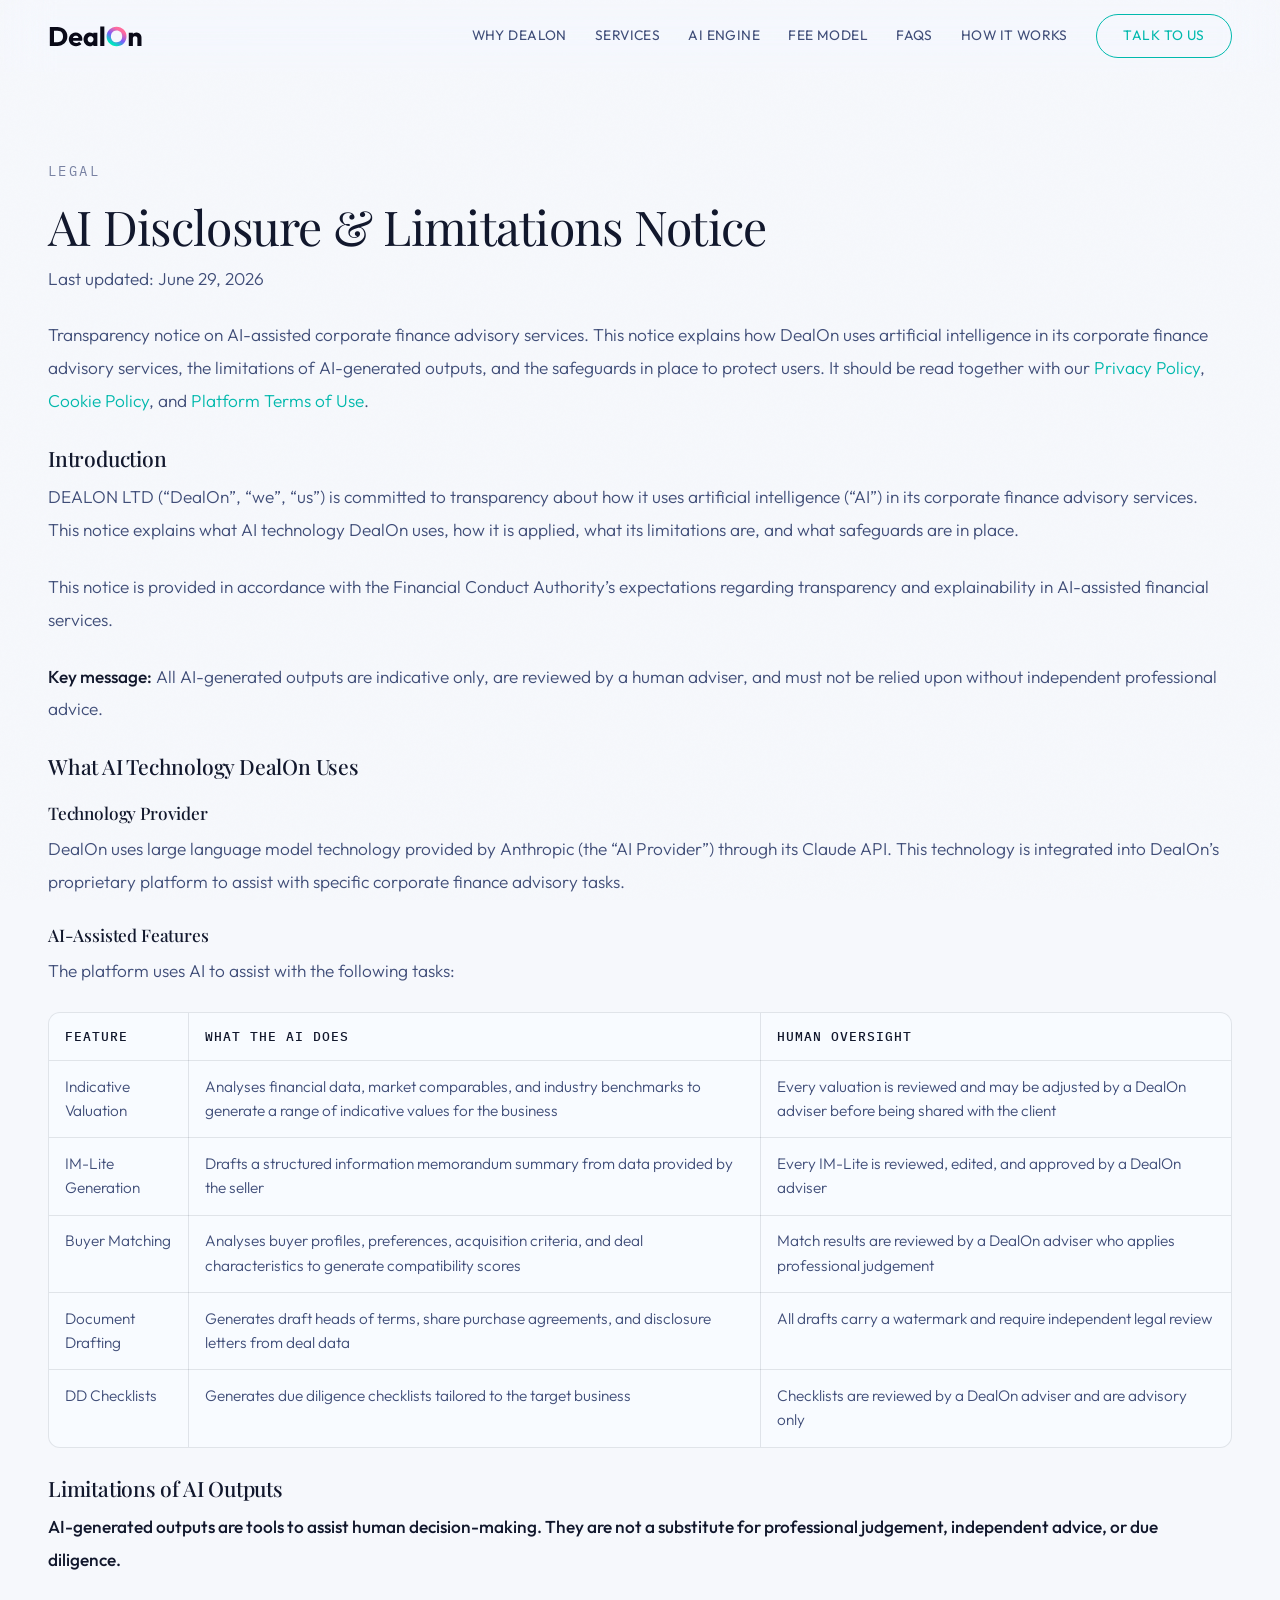
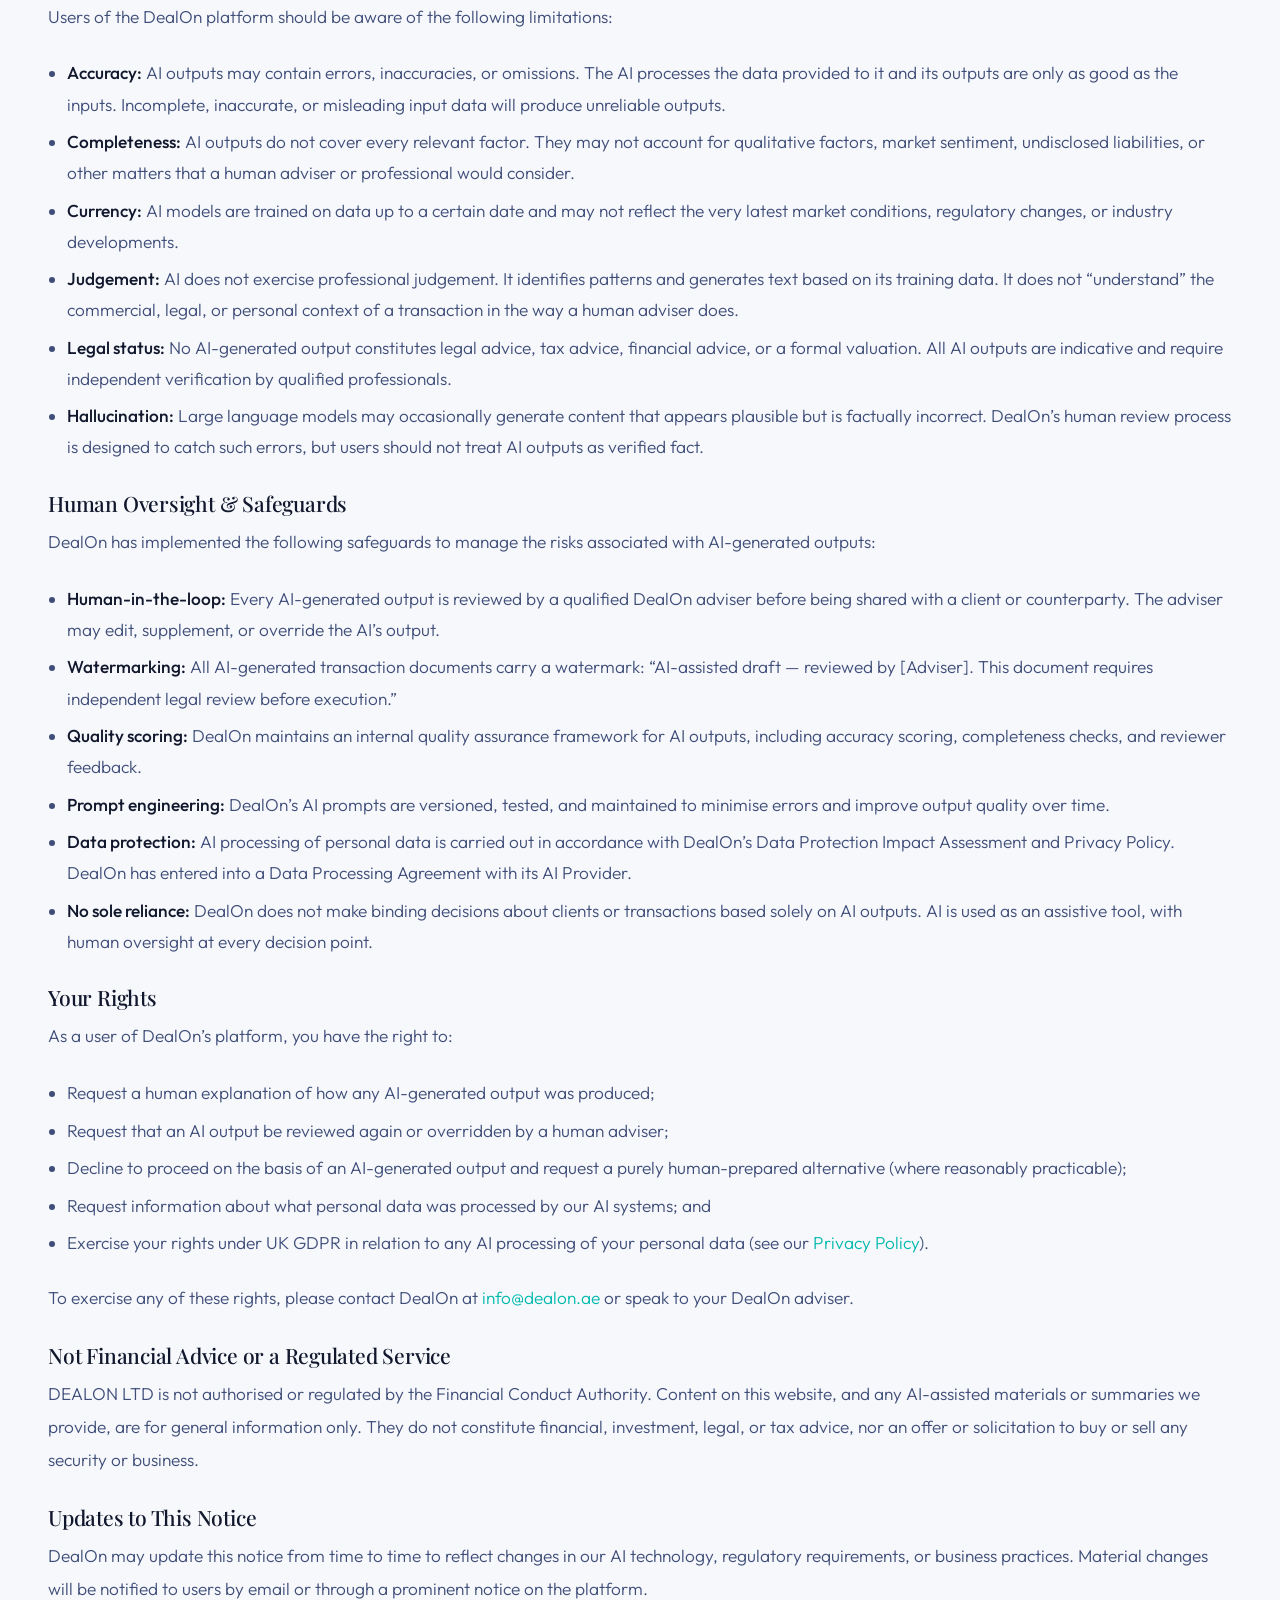
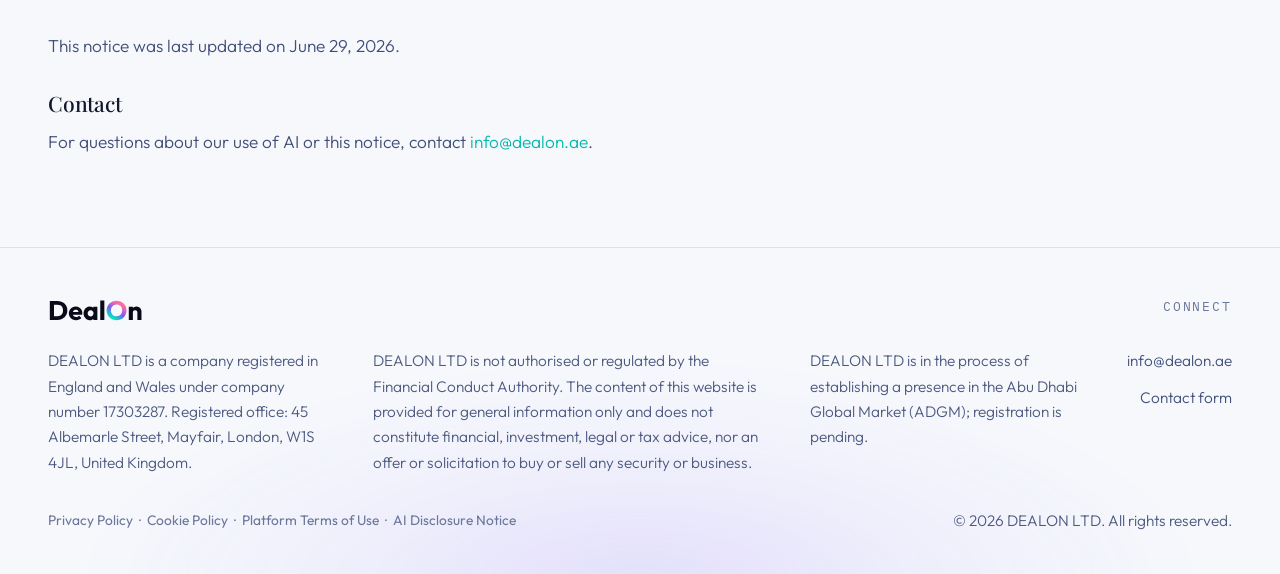
<file: ai-disclosure.html>
<!DOCTYPE html>
<html lang="en">
<head>
  <meta charset="UTF-8">
  <meta name="viewport" content="width=device-width, initial-scale=1.0">
  <meta name="theme-color" media="(prefers-color-scheme: dark)" content="#060610">
  <meta name="theme-color" media="(prefers-color-scheme: light)" content="#f6f8fc">
  <title>AI Disclosure Notice | DealOn</title>
  <link rel="preconnect" href="https://fonts.googleapis.com">
  <link rel="preconnect" href="https://fonts.gstatic.com" crossorigin>
  <link href="https://fonts.googleapis.com/css2?family=Playfair+Display:ital,wght@0,400;0,500;0,600;1,400;1,500&family=Outfit:wght@200;300;400;500;600&family=IBM+Plex+Mono:wght@300;400;500&display=swap" rel="stylesheet">
  <link rel="stylesheet" href="header.css">
  <link rel="stylesheet" href="site-tokens.css">
  <link rel="stylesheet" href="legal-page.css">
  <link rel="stylesheet" href="footer.css">
</head>
<body>
  <div id="siteHeaderMount"></div>
  <div class="wrap">
    <article class="container">
      <div class="eyebrow">Legal</div>
      <h1>AI Disclosure &amp; Limitations Notice</h1>
      <p class="updated">Last updated: June 29, 2026</p>

      <p>Transparency notice on AI-assisted corporate finance advisory services. This notice explains how DealOn uses artificial intelligence in its corporate finance advisory services, the limitations of AI-generated outputs, and the safeguards in place to protect users. It should be read together with our <a href="privacy.html">Privacy Policy</a>, <a href="cookie-policy.html">Cookie Policy</a>, and <a href="terms.html">Platform Terms of Use</a>.</p>

      <h2>Introduction</h2>
      <p>DEALON LTD (&ldquo;DealOn&rdquo;, &ldquo;we&rdquo;, &ldquo;us&rdquo;) is committed to transparency about how it uses artificial intelligence (&ldquo;AI&rdquo;) in its corporate finance advisory services. This notice explains what AI technology DealOn uses, how it is applied, what its limitations are, and what safeguards are in place.</p>
      <p>This notice is provided in accordance with the Financial Conduct Authority&rsquo;s expectations regarding transparency and explainability in AI-assisted financial services.</p>
      <p><strong>Key message:</strong> All AI-generated outputs are indicative only, are reviewed by a human adviser, and must not be relied upon without independent professional advice.</p>

      <h2>What AI Technology DealOn Uses</h2>
      <h3>Technology Provider</h3>
      <p>DealOn uses large language model technology provided by Anthropic (the &ldquo;AI Provider&rdquo;) through its Claude API. This technology is integrated into DealOn&rsquo;s proprietary platform to assist with specific corporate finance advisory tasks.</p>

      <h3>AI-Assisted Features</h3>
      <p>The platform uses AI to assist with the following tasks:</p>
      <div class="legal-table-wrap">
        <table>
          <thead>
            <tr>
              <th>Feature</th>
              <th>What the AI Does</th>
              <th>Human Oversight</th>
            </tr>
          </thead>
          <tbody>
            <tr>
              <td>Indicative Valuation</td>
              <td>Analyses financial data, market comparables, and industry benchmarks to generate a range of indicative values for the business</td>
              <td>Every valuation is reviewed and may be adjusted by a DealOn adviser before being shared with the client</td>
            </tr>
            <tr>
              <td>IM-Lite Generation</td>
              <td>Drafts a structured information memorandum summary from data provided by the seller</td>
              <td>Every IM-Lite is reviewed, edited, and approved by a DealOn adviser</td>
            </tr>
            <tr>
              <td>Buyer Matching</td>
              <td>Analyses buyer profiles, preferences, acquisition criteria, and deal characteristics to generate compatibility scores</td>
              <td>Match results are reviewed by a DealOn adviser who applies professional judgement</td>
            </tr>
            <tr>
              <td>Document Drafting</td>
              <td>Generates draft heads of terms, share purchase agreements, and disclosure letters from deal data</td>
              <td>All drafts carry a watermark and require independent legal review</td>
            </tr>
            <tr>
              <td>DD Checklists</td>
              <td>Generates due diligence checklists tailored to the target business</td>
              <td>Checklists are reviewed by a DealOn adviser and are advisory only</td>
            </tr>
          </tbody>
        </table>
      </div>

      <h2>Limitations of AI Outputs</h2>
      <p><strong>AI-generated outputs are tools to assist human decision-making. They are not a substitute for professional judgement, independent advice, or due diligence.</strong></p>
      <p>Users of the DealOn platform should be aware of the following limitations:</p>
      <ul>
        <li><strong>Accuracy:</strong> AI outputs may contain errors, inaccuracies, or omissions. The AI processes the data provided to it and its outputs are only as good as the inputs. Incomplete, inaccurate, or misleading input data will produce unreliable outputs.</li>
        <li><strong>Completeness:</strong> AI outputs do not cover every relevant factor. They may not account for qualitative factors, market sentiment, undisclosed liabilities, or other matters that a human adviser or professional would consider.</li>
        <li><strong>Currency:</strong> AI models are trained on data up to a certain date and may not reflect the very latest market conditions, regulatory changes, or industry developments.</li>
        <li><strong>Judgement:</strong> AI does not exercise professional judgement. It identifies patterns and generates text based on its training data. It does not &ldquo;understand&rdquo; the commercial, legal, or personal context of a transaction in the way a human adviser does.</li>
        <li><strong>Legal status:</strong> No AI-generated output constitutes legal advice, tax advice, financial advice, or a formal valuation. All AI outputs are indicative and require independent verification by qualified professionals.</li>
        <li><strong>Hallucination:</strong> Large language models may occasionally generate content that appears plausible but is factually incorrect. DealOn&rsquo;s human review process is designed to catch such errors, but users should not treat AI outputs as verified fact.</li>
      </ul>

      <h2>Human Oversight &amp; Safeguards</h2>
      <p>DealOn has implemented the following safeguards to manage the risks associated with AI-generated outputs:</p>
      <ul>
        <li><strong>Human-in-the-loop:</strong> Every AI-generated output is reviewed by a qualified DealOn adviser before being shared with a client or counterparty. The adviser may edit, supplement, or override the AI&rsquo;s output.</li>
        <li><strong>Watermarking:</strong> All AI-generated transaction documents carry a watermark: &ldquo;AI-assisted draft &mdash; reviewed by [Adviser]. This document requires independent legal review before execution.&rdquo;</li>
        <li><strong>Quality scoring:</strong> DealOn maintains an internal quality assurance framework for AI outputs, including accuracy scoring, completeness checks, and reviewer feedback.</li>
        <li><strong>Prompt engineering:</strong> DealOn&rsquo;s AI prompts are versioned, tested, and maintained to minimise errors and improve output quality over time.</li>
        <li><strong>Data protection:</strong> AI processing of personal data is carried out in accordance with DealOn&rsquo;s Data Protection Impact Assessment and Privacy Policy. DealOn has entered into a Data Processing Agreement with its AI Provider.</li>
        <li><strong>No sole reliance:</strong> DealOn does not make binding decisions about clients or transactions based solely on AI outputs. AI is used as an assistive tool, with human oversight at every decision point.</li>
      </ul>

      <h2>Your Rights</h2>
      <p>As a user of DealOn&rsquo;s platform, you have the right to:</p>
      <ul>
        <li>Request a human explanation of how any AI-generated output was produced;</li>
        <li>Request that an AI output be reviewed again or overridden by a human adviser;</li>
        <li>Decline to proceed on the basis of an AI-generated output and request a purely human-prepared alternative (where reasonably practicable);</li>
        <li>Request information about what personal data was processed by our AI systems; and</li>
        <li>Exercise your rights under UK GDPR in relation to any AI processing of your personal data (see our <a href="privacy.html">Privacy Policy</a>).</li>
      </ul>
      <p>To exercise any of these rights, please contact DealOn at <a href="mailto:info@dealon.ae">info@dealon.ae</a> or speak to your DealOn adviser.</p>

      <h2>Not Financial Advice or a Regulated Service</h2>
      <p>DEALON LTD is not authorised or regulated by the Financial Conduct Authority. Content on this website, and any AI-assisted materials or summaries we provide, are for general information only. They do not constitute financial, investment, legal, or tax advice, nor an offer or solicitation to buy or sell any security or business.</p>

      <h2>Updates to This Notice</h2>
      <p>DealOn may update this notice from time to time to reflect changes in our AI technology, regulatory requirements, or business practices. Material changes will be notified to users by email or through a prominent notice on the platform.</p>
      <p>This notice was last updated on June 29, 2026.</p>

      <h2>Contact</h2>
      <p>For questions about our use of AI or this notice, contact <a href="mailto:info@dealon.ae">info@dealon.ae</a>.</p>
    </article>
  </div>

  <footer class="footer">
    <div class="footer-legal-block">
      <div class="footer-body">
        <a href="index.html" class="nav-logo footer-logo">
          <picture>
            <source media="(prefers-color-scheme: dark)" srcset="DealOn%20logo-dark.svg">
            <img src="DealOn%20logo.svg" alt="DealOn" class="nav-logo-img">
          </picture>
        </a>
        <div class="footer-col footer-col--contact">
          <div class="footer-col-title">Connect</div>
          <div class="footer-links">
            <a href="mailto:info@dealon.ae">info@dealon.ae</a>
            <a href="index.html#seller-contact">Contact form</a>
          </div>
        </div>
        <div class="footer-copy">
          <p class="footer-reg">DEALON LTD is a company registered in England and Wales under company number 17303287. Registered office: 45 Albemarle Street, Mayfair, London, W1S 4JL, United Kingdom.</p>
          <p class="footer-reg">DEALON LTD is not authorised or regulated by the Financial Conduct Authority. The content of this website is provided for general information only and does not constitute financial, investment, legal or tax advice, nor an offer or solicitation to buy or sell any security or business.</p>
          <p class="footer-reg">DEALON LTD is in the process of establishing a presence in the Abu Dhabi Global Market (ADGM); registration is pending.</p>
        </div>
      </div>
      <div class="footer-meta">
        <p class="footer-legal">
          <a href="privacy.html">Privacy Policy</a> &nbsp;·&nbsp;
          <a href="cookie-policy.html">Cookie Policy</a> &nbsp;·&nbsp;
          <a href="terms.html">Platform Terms of Use</a> &nbsp;·&nbsp;
          <a href="ai-disclosure.html">AI Disclosure Notice</a>
        </p>
        <p class="footer-reg footer-copyright">© 2026 DEALON LTD. All rights reserved.</p>
      </div>
    </div>
  </footer>

  <script src="header.js"></script>
</body>
</html>
</file>
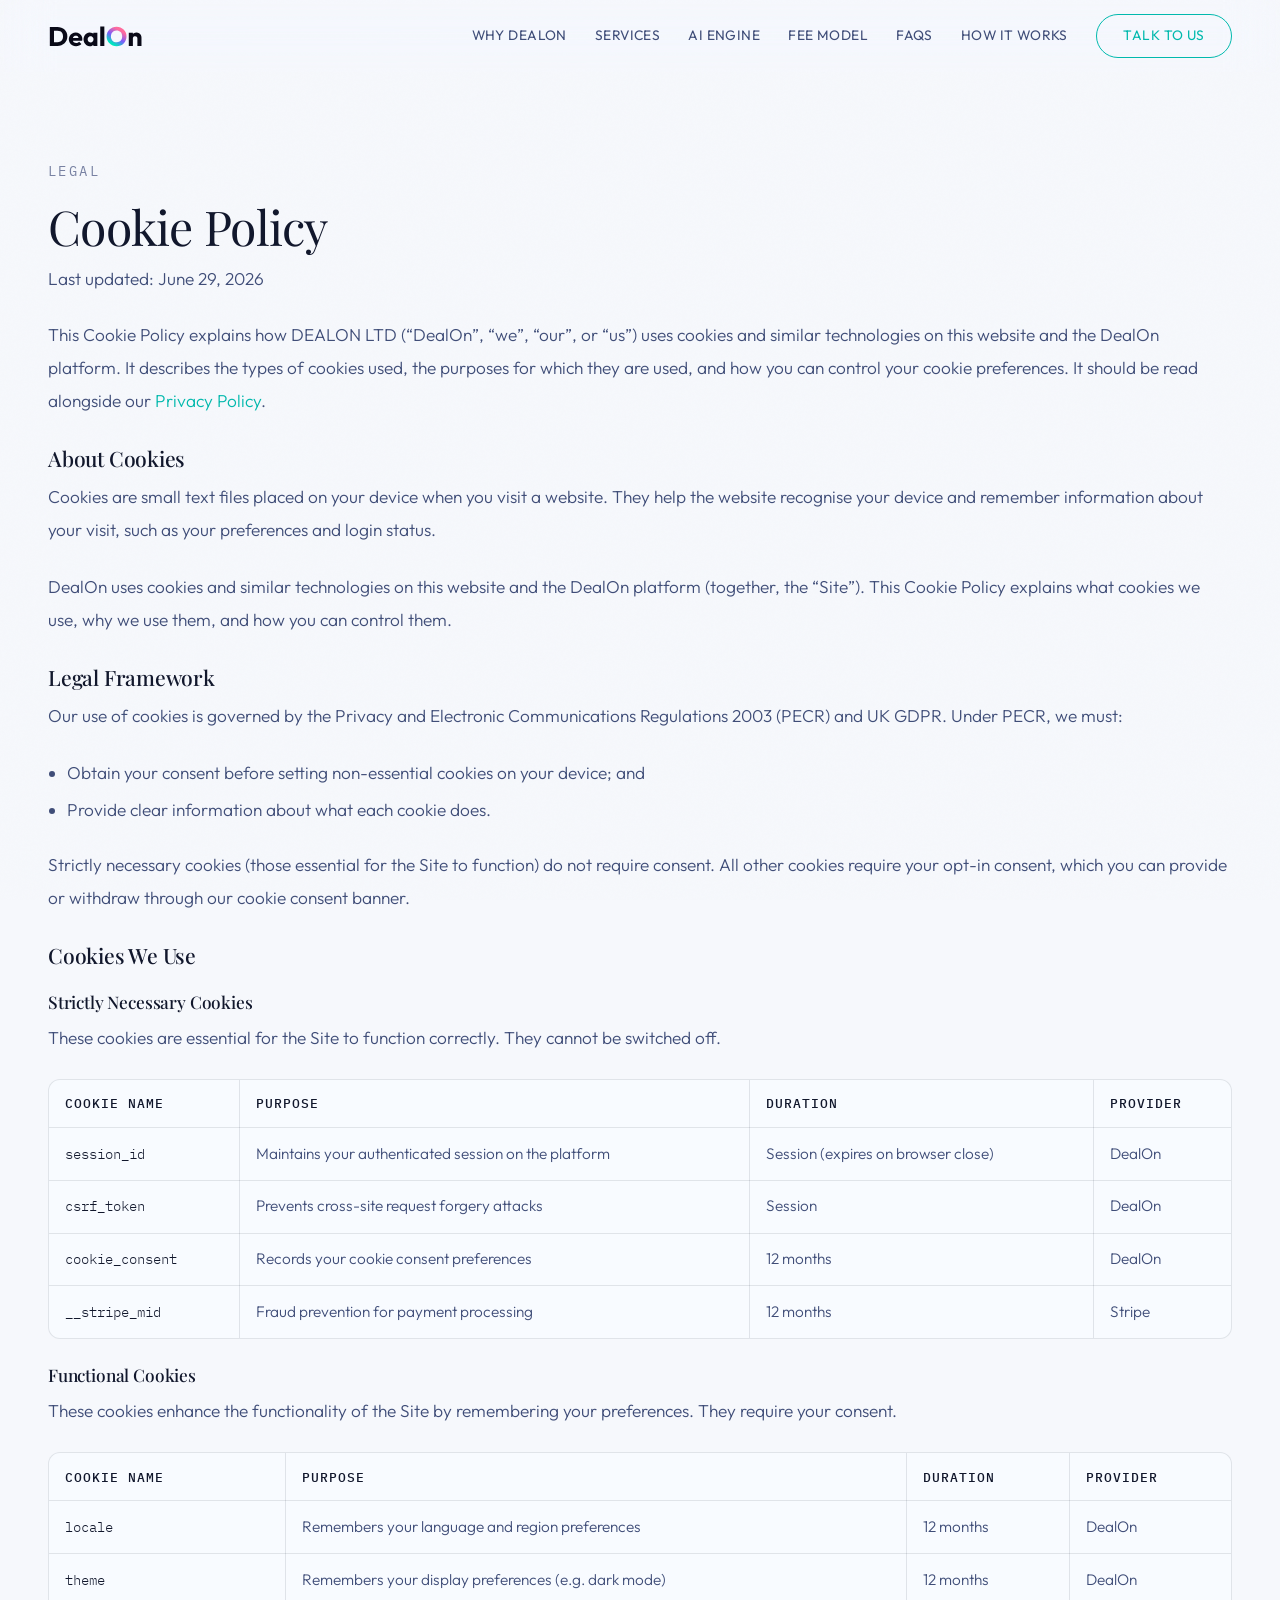
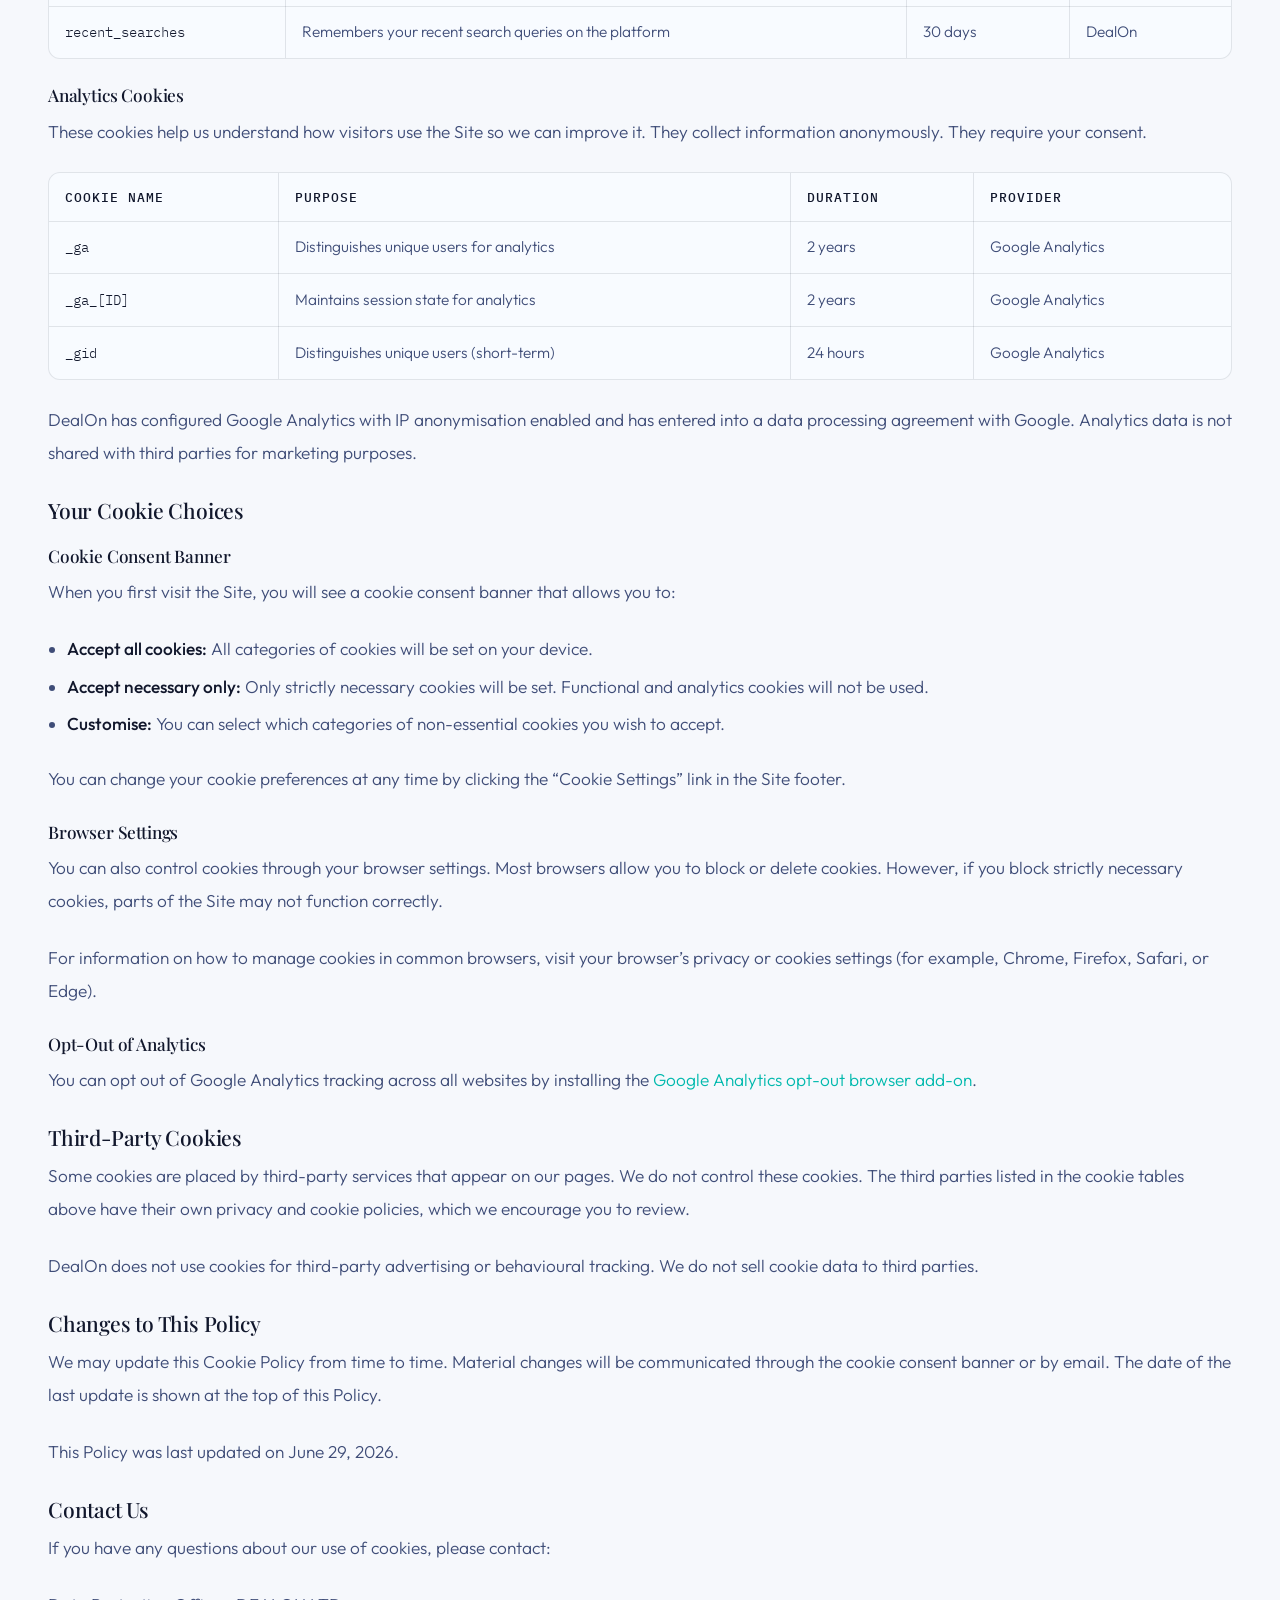
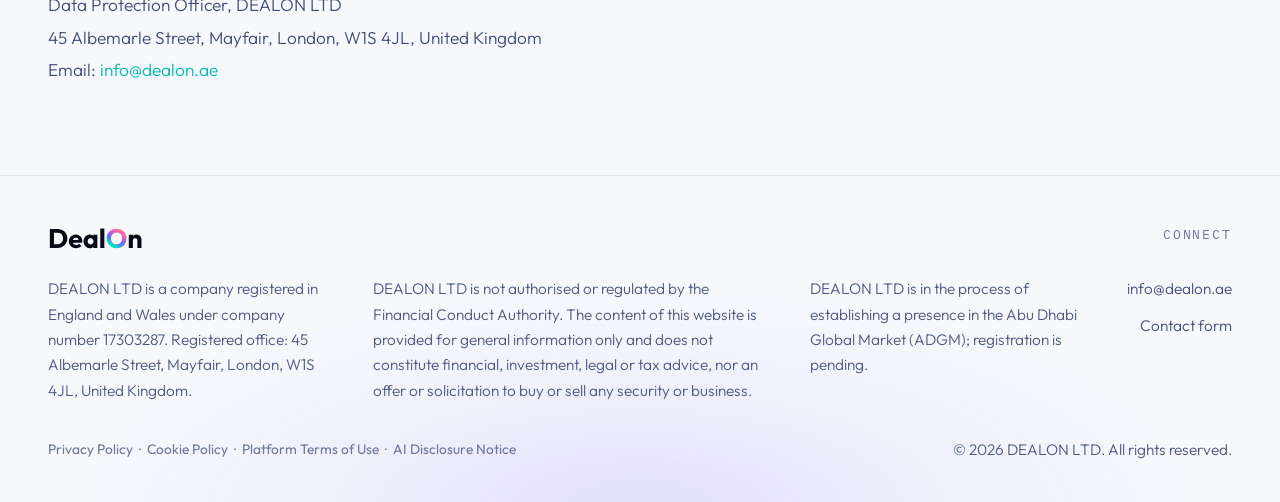
<file: cookie-policy.html>
<!DOCTYPE html>
<html lang="en">
<head>
  <meta charset="UTF-8">
  <meta name="viewport" content="width=device-width, initial-scale=1.0">
  <meta name="theme-color" media="(prefers-color-scheme: dark)" content="#060610">
  <meta name="theme-color" media="(prefers-color-scheme: light)" content="#f6f8fc">
  <title>Cookie Policy | DealOn</title>
  <link rel="preconnect" href="https://fonts.googleapis.com">
  <link rel="preconnect" href="https://fonts.gstatic.com" crossorigin>
  <link href="https://fonts.googleapis.com/css2?family=Playfair+Display:ital,wght@0,400;0,500;0,600;1,400;1,500&family=Outfit:wght@200;300;400;500;600&family=IBM+Plex+Mono:wght@300;400;500&display=swap" rel="stylesheet">
  <link rel="stylesheet" href="header.css">
  <link rel="stylesheet" href="site-tokens.css">
  <link rel="stylesheet" href="legal-page.css">
  <link rel="stylesheet" href="footer.css">
</head>
<body>
  <div id="siteHeaderMount"></div>
  <div class="wrap">
    <article class="container">
      <div class="eyebrow">Legal</div>
      <h1>Cookie Policy</h1>
      <p class="updated">Last updated: June 29, 2026</p>

      <p>This Cookie Policy explains how DEALON LTD (&ldquo;DealOn&rdquo;, &ldquo;we&rdquo;, &ldquo;our&rdquo;, or &ldquo;us&rdquo;) uses cookies and similar technologies on this website and the DealOn platform. It describes the types of cookies used, the purposes for which they are used, and how you can control your cookie preferences. It should be read alongside our <a href="privacy.html">Privacy Policy</a>.</p>

      <h2>About Cookies</h2>
      <p>Cookies are small text files placed on your device when you visit a website. They help the website recognise your device and remember information about your visit, such as your preferences and login status.</p>
      <p>DealOn uses cookies and similar technologies on this website and the DealOn platform (together, the &ldquo;Site&rdquo;). This Cookie Policy explains what cookies we use, why we use them, and how you can control them.</p>

      <h2>Legal Framework</h2>
      <p>Our use of cookies is governed by the Privacy and Electronic Communications Regulations 2003 (PECR) and UK GDPR. Under PECR, we must:</p>
      <ul>
        <li>Obtain your consent before setting non-essential cookies on your device; and</li>
        <li>Provide clear information about what each cookie does.</li>
      </ul>
      <p>Strictly necessary cookies (those essential for the Site to function) do not require consent. All other cookies require your opt-in consent, which you can provide or withdraw through our cookie consent banner.</p>

      <h2>Cookies We Use</h2>
      <h3>Strictly Necessary Cookies</h3>
      <p>These cookies are essential for the Site to function correctly. They cannot be switched off.</p>
      <div class="legal-table-wrap">
        <table>
          <thead>
            <tr>
              <th>Cookie Name</th>
              <th>Purpose</th>
              <th>Duration</th>
              <th>Provider</th>
            </tr>
          </thead>
          <tbody>
            <tr>
              <td><code>session_id</code></td>
              <td>Maintains your authenticated session on the platform</td>
              <td>Session (expires on browser close)</td>
              <td>DealOn</td>
            </tr>
            <tr>
              <td><code>csrf_token</code></td>
              <td>Prevents cross-site request forgery attacks</td>
              <td>Session</td>
              <td>DealOn</td>
            </tr>
            <tr>
              <td><code>cookie_consent</code></td>
              <td>Records your cookie consent preferences</td>
              <td>12 months</td>
              <td>DealOn</td>
            </tr>
            <tr>
              <td><code>__stripe_mid</code></td>
              <td>Fraud prevention for payment processing</td>
              <td>12 months</td>
              <td>Stripe</td>
            </tr>
          </tbody>
        </table>
      </div>

      <h3>Functional Cookies</h3>
      <p>These cookies enhance the functionality of the Site by remembering your preferences. They require your consent.</p>
      <div class="legal-table-wrap">
        <table>
          <thead>
            <tr>
              <th>Cookie Name</th>
              <th>Purpose</th>
              <th>Duration</th>
              <th>Provider</th>
            </tr>
          </thead>
          <tbody>
            <tr>
              <td><code>locale</code></td>
              <td>Remembers your language and region preferences</td>
              <td>12 months</td>
              <td>DealOn</td>
            </tr>
            <tr>
              <td><code>theme</code></td>
              <td>Remembers your display preferences (e.g. dark mode)</td>
              <td>12 months</td>
              <td>DealOn</td>
            </tr>
            <tr>
              <td><code>recent_searches</code></td>
              <td>Remembers your recent search queries on the platform</td>
              <td>30 days</td>
              <td>DealOn</td>
            </tr>
          </tbody>
        </table>
      </div>

      <h3>Analytics Cookies</h3>
      <p>These cookies help us understand how visitors use the Site so we can improve it. They collect information anonymously. They require your consent.</p>
      <div class="legal-table-wrap">
        <table>
          <thead>
            <tr>
              <th>Cookie Name</th>
              <th>Purpose</th>
              <th>Duration</th>
              <th>Provider</th>
            </tr>
          </thead>
          <tbody>
            <tr>
              <td><code>_ga</code></td>
              <td>Distinguishes unique users for analytics</td>
              <td>2 years</td>
              <td>Google Analytics</td>
            </tr>
            <tr>
              <td><code>_ga_[ID]</code></td>
              <td>Maintains session state for analytics</td>
              <td>2 years</td>
              <td>Google Analytics</td>
            </tr>
            <tr>
              <td><code>_gid</code></td>
              <td>Distinguishes unique users (short-term)</td>
              <td>24 hours</td>
              <td>Google Analytics</td>
            </tr>
          </tbody>
        </table>
      </div>
      <p>DealOn has configured Google Analytics with IP anonymisation enabled and has entered into a data processing agreement with Google. Analytics data is not shared with third parties for marketing purposes.</p>

      <h2>Your Cookie Choices</h2>
      <h3>Cookie Consent Banner</h3>
      <p>When you first visit the Site, you will see a cookie consent banner that allows you to:</p>
      <ul>
        <li><strong>Accept all cookies:</strong> All categories of cookies will be set on your device.</li>
        <li><strong>Accept necessary only:</strong> Only strictly necessary cookies will be set. Functional and analytics cookies will not be used.</li>
        <li><strong>Customise:</strong> You can select which categories of non-essential cookies you wish to accept.</li>
      </ul>
      <p>You can change your cookie preferences at any time by clicking the &ldquo;Cookie Settings&rdquo; link in the Site footer.</p>

      <h3>Browser Settings</h3>
      <p>You can also control cookies through your browser settings. Most browsers allow you to block or delete cookies. However, if you block strictly necessary cookies, parts of the Site may not function correctly.</p>
      <p>For information on how to manage cookies in common browsers, visit your browser&rsquo;s privacy or cookies settings (for example, Chrome, Firefox, Safari, or Edge).</p>

      <h3>Opt-Out of Analytics</h3>
      <p>You can opt out of Google Analytics tracking across all websites by installing the <a href="https://tools.google.com/dlpage/gaoptout" rel="noopener noreferrer">Google Analytics opt-out browser add-on</a>.</p>

      <h2>Third-Party Cookies</h2>
      <p>Some cookies are placed by third-party services that appear on our pages. We do not control these cookies. The third parties listed in the cookie tables above have their own privacy and cookie policies, which we encourage you to review.</p>
      <p>DealOn does not use cookies for third-party advertising or behavioural tracking. We do not sell cookie data to third parties.</p>

      <h2>Changes to This Policy</h2>
      <p>We may update this Cookie Policy from time to time. Material changes will be communicated through the cookie consent banner or by email. The date of the last update is shown at the top of this Policy.</p>
      <p>This Policy was last updated on June 29, 2026.</p>

      <h2>Contact Us</h2>
      <p>If you have any questions about our use of cookies, please contact:</p>
      <p>Data Protection Officer, DEALON LTD<br>
      45 Albemarle Street, Mayfair, London, W1S 4JL, United Kingdom<br>
      Email: <a href="mailto:info@dealon.ae">info@dealon.ae</a></p>
    </article>
  </div>

  <footer class="footer">
    <div class="footer-legal-block">
      <div class="footer-body">
        <a href="index.html" class="nav-logo footer-logo">
          <picture>
            <source media="(prefers-color-scheme: dark)" srcset="DealOn%20logo-dark.svg">
            <img src="DealOn%20logo.svg" alt="DealOn" class="nav-logo-img">
          </picture>
        </a>
        <div class="footer-col footer-col--contact">
          <div class="footer-col-title">Connect</div>
          <div class="footer-links">
            <a href="mailto:info@dealon.ae">info@dealon.ae</a>
            <a href="index.html#seller-contact">Contact form</a>
          </div>
        </div>
        <div class="footer-copy">
          <p class="footer-reg">DEALON LTD is a company registered in England and Wales under company number 17303287. Registered office: 45 Albemarle Street, Mayfair, London, W1S 4JL, United Kingdom.</p>
          <p class="footer-reg">DEALON LTD is not authorised or regulated by the Financial Conduct Authority. The content of this website is provided for general information only and does not constitute financial, investment, legal or tax advice, nor an offer or solicitation to buy or sell any security or business.</p>
          <p class="footer-reg">DEALON LTD is in the process of establishing a presence in the Abu Dhabi Global Market (ADGM); registration is pending.</p>
        </div>
      </div>
      <div class="footer-meta">
        <p class="footer-legal">
          <a href="privacy.html">Privacy Policy</a> &nbsp;·&nbsp;
          <a href="cookie-policy.html">Cookie Policy</a> &nbsp;·&nbsp;
          <a href="terms.html">Platform Terms of Use</a> &nbsp;·&nbsp;
          <a href="ai-disclosure.html">AI Disclosure Notice</a>
        </p>
        <p class="footer-reg footer-copyright">© 2026 DEALON LTD. All rights reserved.</p>
      </div>
    </div>
  </footer>

  <script src="header.js"></script>
</body>
</html>
</file>
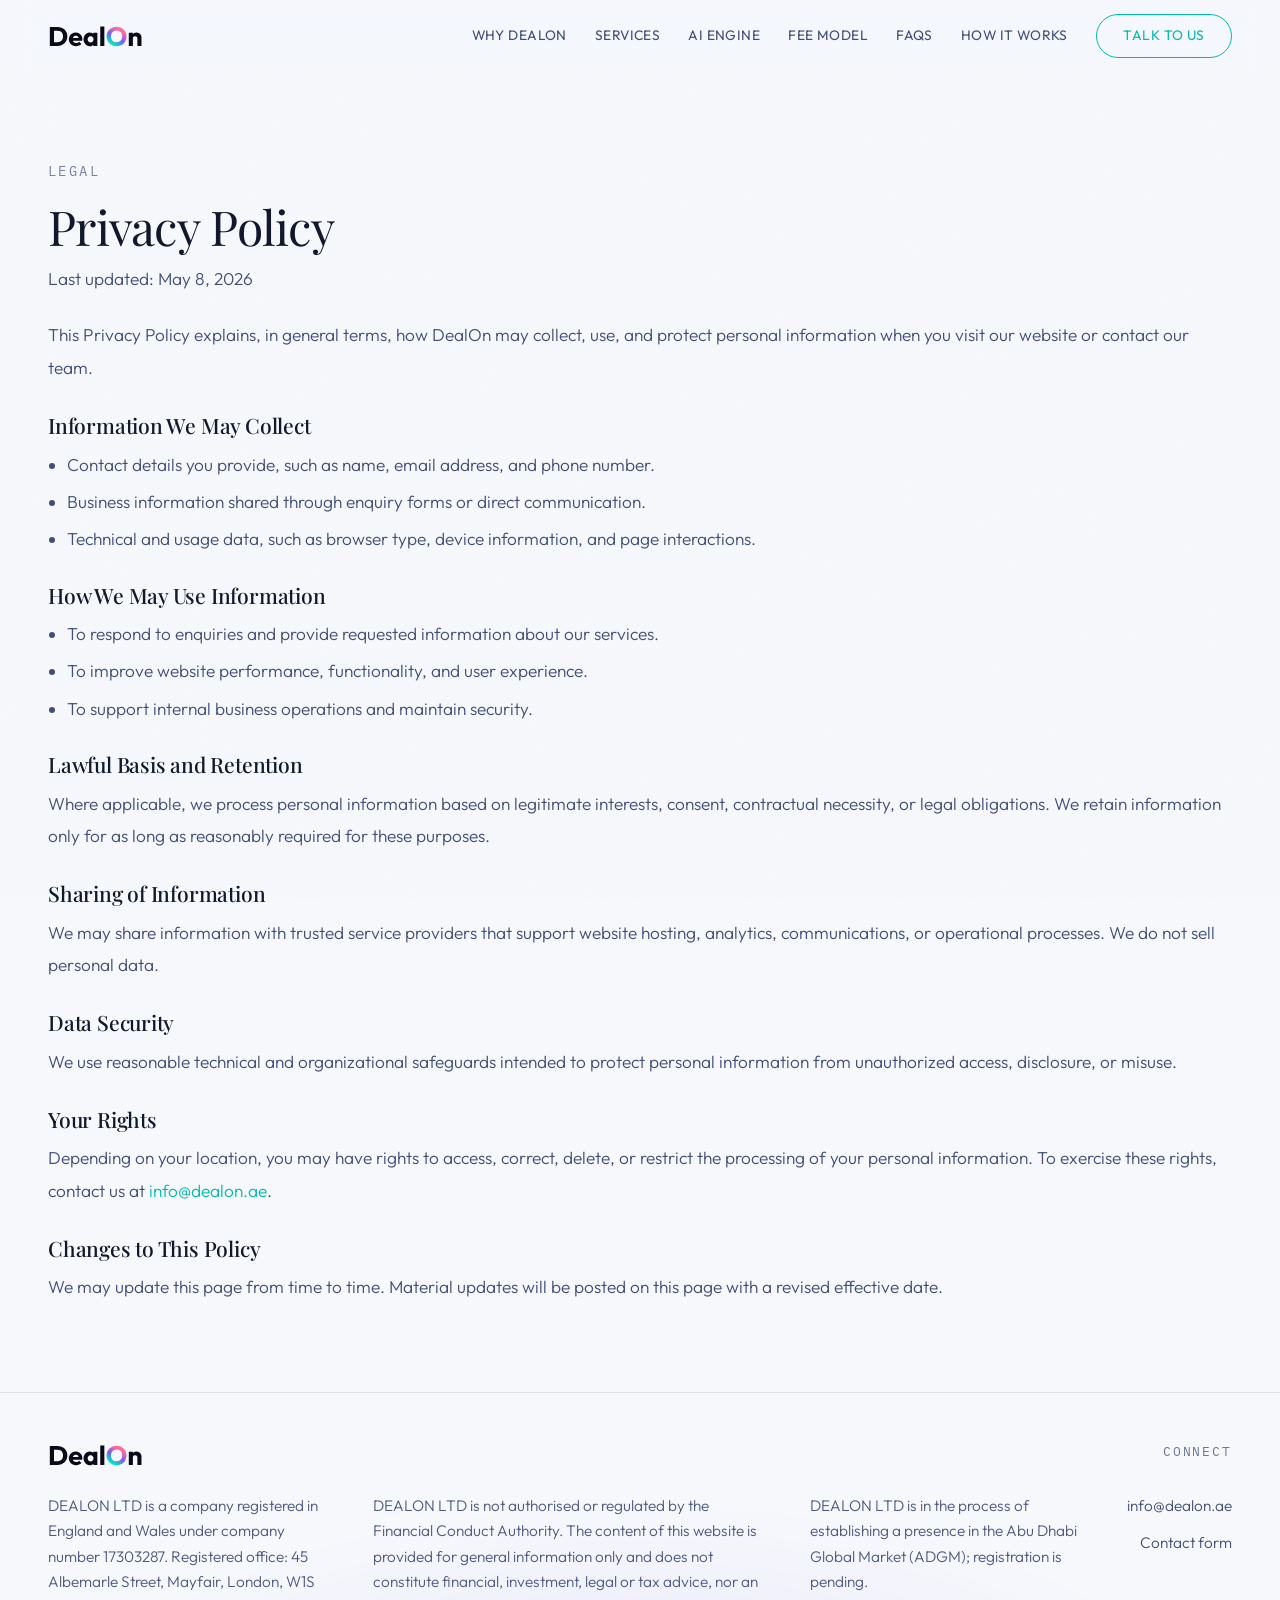
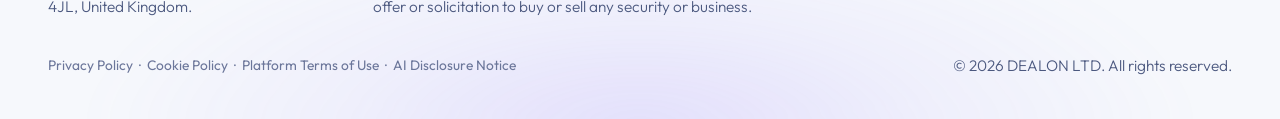
<file: privacy.html>
<!DOCTYPE html>
<html lang="en">
<head>
  <meta charset="UTF-8">
  <meta name="viewport" content="width=device-width, initial-scale=1.0">
  <meta name="theme-color" media="(prefers-color-scheme: dark)" content="#060610">
  <meta name="theme-color" media="(prefers-color-scheme: light)" content="#f6f8fc">
  <title>Privacy Policy | DealOn</title>
  <link rel="preconnect" href="https://fonts.googleapis.com">
  <link rel="preconnect" href="https://fonts.gstatic.com" crossorigin>
  <link href="https://fonts.googleapis.com/css2?family=Playfair+Display:ital,wght@0,400;0,500;0,600;1,400;1,500&family=Outfit:wght@200;300;400;500;600&family=IBM+Plex+Mono:wght@300;400;500&display=swap" rel="stylesheet">
  <link rel="stylesheet" href="header.css">
  <link rel="stylesheet" href="site-tokens.css">
  <link rel="stylesheet" href="legal-page.css">
  <link rel="stylesheet" href="footer.css">
</head>
<body>
  <div id="siteHeaderMount"></div>
  <div class="wrap">
    <article class="container">
      <div class="eyebrow">Legal</div>
      <h1>Privacy Policy</h1>
      <p class="updated">Last updated: May 8, 2026</p>

      <p>This Privacy Policy explains, in general terms, how DealOn may collect, use, and protect personal information when you visit our website or contact our team.</p>

      <h2>Information We May Collect</h2>
      <ul>
        <li>Contact details you provide, such as name, email address, and phone number.</li>
        <li>Business information shared through enquiry forms or direct communication.</li>
        <li>Technical and usage data, such as browser type, device information, and page interactions.</li>
      </ul>

      <h2>How We May Use Information</h2>
      <ul>
        <li>To respond to enquiries and provide requested information about our services.</li>
        <li>To improve website performance, functionality, and user experience.</li>
        <li>To support internal business operations and maintain security.</li>
      </ul>

      <h2>Lawful Basis and Retention</h2>
      <p>Where applicable, we process personal information based on legitimate interests, consent, contractual necessity, or legal obligations. We retain information only for as long as reasonably required for these purposes.</p>

      <h2>Sharing of Information</h2>
      <p>We may share information with trusted service providers that support website hosting, analytics, communications, or operational processes. We do not sell personal data.</p>

      <h2>Data Security</h2>
      <p>We use reasonable technical and organizational safeguards intended to protect personal information from unauthorized access, disclosure, or misuse.</p>

      <h2>Your Rights</h2>
      <p>Depending on your location, you may have rights to access, correct, delete, or restrict the processing of your personal information. To exercise these rights, contact us at <a href="mailto:info@dealon.ae">info@dealon.ae</a>.</p>

      <h2>Changes to This Policy</h2>
      <p>We may update this page from time to time. Material updates will be posted on this page with a revised effective date.</p>
    </article>
  </div>

  <footer class="footer">
    <div class="footer-legal-block">
      <div class="footer-body">
        <a href="index.html" class="nav-logo footer-logo">
          <picture>
            <source media="(prefers-color-scheme: dark)" srcset="DealOn%20logo-dark.svg">
            <img src="DealOn%20logo.svg" alt="DealOn" class="nav-logo-img">
          </picture>
        </a>
        <div class="footer-col footer-col--contact">
          <div class="footer-col-title">Connect</div>
          <div class="footer-links">
            <a href="mailto:info@dealon.ae">info@dealon.ae</a>
            <a href="index.html#seller-contact">Contact form</a>
          </div>
        </div>
        <div class="footer-copy">
          <p class="footer-reg">DEALON LTD is a company registered in England and Wales under company number 17303287. Registered office: 45 Albemarle Street, Mayfair, London, W1S 4JL, United Kingdom.</p>
          <p class="footer-reg">DEALON LTD is not authorised or regulated by the Financial Conduct Authority. The content of this website is provided for general information only and does not constitute financial, investment, legal or tax advice, nor an offer or solicitation to buy or sell any security or business.</p>
          <p class="footer-reg">DEALON LTD is in the process of establishing a presence in the Abu Dhabi Global Market (ADGM); registration is pending.</p>
        </div>
      </div>
      <div class="footer-meta">
        <p class="footer-legal">
          <a href="privacy.html">Privacy Policy</a> &nbsp;·&nbsp;
          <a href="cookie-policy.html">Cookie Policy</a> &nbsp;·&nbsp;
          <a href="terms.html">Platform Terms of Use</a> &nbsp;·&nbsp;
          <a href="ai-disclosure.html">AI Disclosure Notice</a>
        </p>
        <p class="footer-reg footer-copyright">© 2026 DEALON LTD. All rights reserved.</p>
      </div>
    </div>
  </footer>

  <script src="header.js"></script>
</body>
</html>
</file>
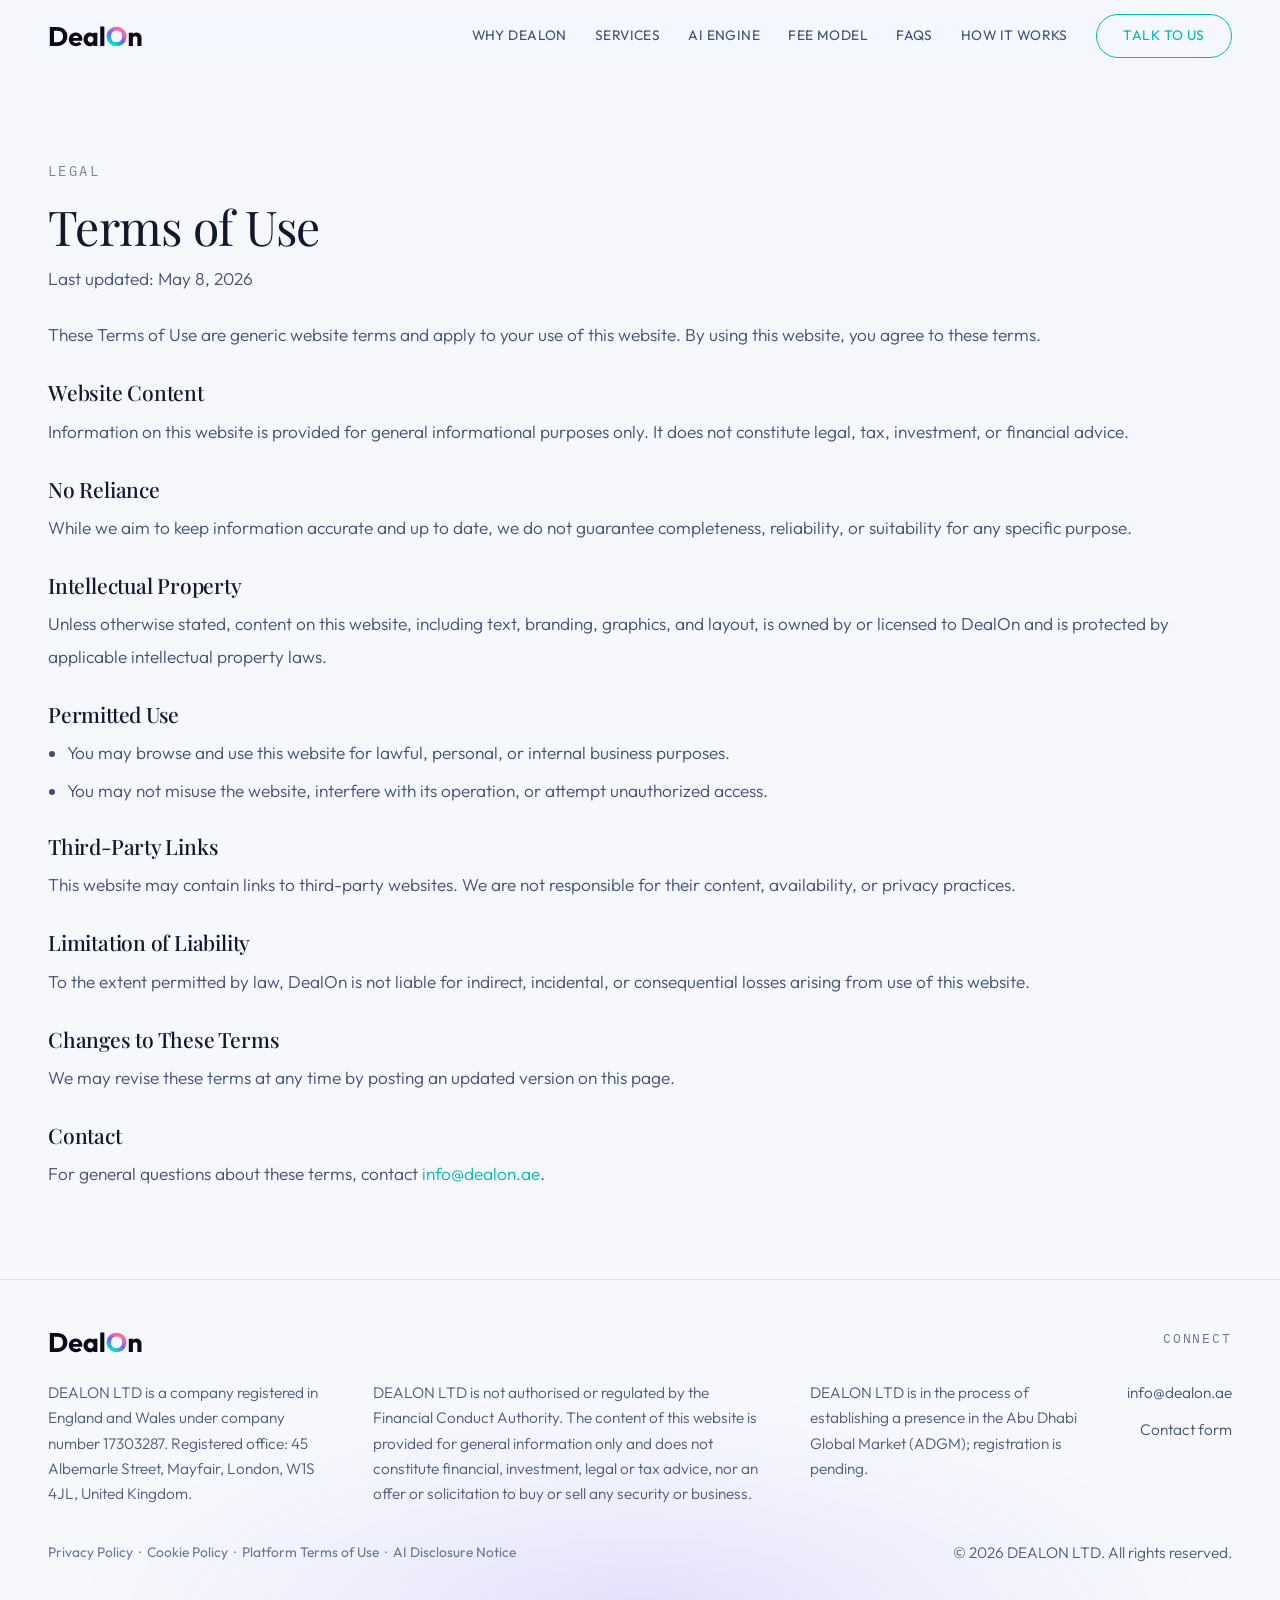
<file: terms.html>
<!DOCTYPE html>
<html lang="en">
<head>
  <meta charset="UTF-8">
  <meta name="viewport" content="width=device-width, initial-scale=1.0">
  <meta name="theme-color" media="(prefers-color-scheme: dark)" content="#060610">
  <meta name="theme-color" media="(prefers-color-scheme: light)" content="#f6f8fc">
  <title>Terms of Use | DealOn</title>
  <link rel="preconnect" href="https://fonts.googleapis.com">
  <link rel="preconnect" href="https://fonts.gstatic.com" crossorigin>
  <link href="https://fonts.googleapis.com/css2?family=Playfair+Display:ital,wght@0,400;0,500;0,600;1,400;1,500&family=Outfit:wght@200;300;400;500;600&family=IBM+Plex+Mono:wght@300;400;500&display=swap" rel="stylesheet">
  <link rel="stylesheet" href="header.css">
  <link rel="stylesheet" href="site-tokens.css">
  <link rel="stylesheet" href="legal-page.css">
  <link rel="stylesheet" href="footer.css">
</head>
<body>
  <div id="siteHeaderMount"></div>
  <div class="wrap">
    <article class="container">
      <div class="eyebrow">Legal</div>
      <h1>Terms of Use</h1>
      <p class="updated">Last updated: May 8, 2026</p>

      <p>These Terms of Use are generic website terms and apply to your use of this website. By using this website, you agree to these terms.</p>

      <h2>Website Content</h2>
      <p>Information on this website is provided for general informational purposes only. It does not constitute legal, tax, investment, or financial advice.</p>

      <h2>No Reliance</h2>
      <p>While we aim to keep information accurate and up to date, we do not guarantee completeness, reliability, or suitability for any specific purpose.</p>

      <h2>Intellectual Property</h2>
      <p>Unless otherwise stated, content on this website, including text, branding, graphics, and layout, is owned by or licensed to DealOn and is protected by applicable intellectual property laws.</p>

      <h2>Permitted Use</h2>
      <ul>
        <li>You may browse and use this website for lawful, personal, or internal business purposes.</li>
        <li>You may not misuse the website, interfere with its operation, or attempt unauthorized access.</li>
      </ul>

      <h2>Third-Party Links</h2>
      <p>This website may contain links to third-party websites. We are not responsible for their content, availability, or privacy practices.</p>

      <h2>Limitation of Liability</h2>
      <p>To the extent permitted by law, DealOn is not liable for indirect, incidental, or consequential losses arising from use of this website.</p>

      <h2>Changes to These Terms</h2>
      <p>We may revise these terms at any time by posting an updated version on this page.</p>

      <h2>Contact</h2>
      <p>For general questions about these terms, contact <a href="mailto:info@dealon.ae">info@dealon.ae</a>.</p>
    </article>
  </div>

  <footer class="footer">
    <div class="footer-legal-block">
      <div class="footer-body">
        <a href="index.html" class="nav-logo footer-logo">
          <picture>
            <source media="(prefers-color-scheme: dark)" srcset="DealOn%20logo-dark.svg">
            <img src="DealOn%20logo.svg" alt="DealOn" class="nav-logo-img">
          </picture>
        </a>
        <div class="footer-col footer-col--contact">
          <div class="footer-col-title">Connect</div>
          <div class="footer-links">
            <a href="mailto:info@dealon.ae">info@dealon.ae</a>
            <a href="index.html#seller-contact">Contact form</a>
          </div>
        </div>
        <div class="footer-copy">
          <p class="footer-reg">DEALON LTD is a company registered in England and Wales under company number 17303287. Registered office: 45 Albemarle Street, Mayfair, London, W1S 4JL, United Kingdom.</p>
          <p class="footer-reg">DEALON LTD is not authorised or regulated by the Financial Conduct Authority. The content of this website is provided for general information only and does not constitute financial, investment, legal or tax advice, nor an offer or solicitation to buy or sell any security or business.</p>
          <p class="footer-reg">DEALON LTD is in the process of establishing a presence in the Abu Dhabi Global Market (ADGM); registration is pending.</p>
        </div>
      </div>
      <div class="footer-meta">
        <p class="footer-legal">
          <a href="privacy.html">Privacy Policy</a> &nbsp;·&nbsp;
          <a href="cookie-policy.html">Cookie Policy</a> &nbsp;·&nbsp;
          <a href="terms.html">Platform Terms of Use</a> &nbsp;·&nbsp;
          <a href="ai-disclosure.html">AI Disclosure Notice</a>
        </p>
        <p class="footer-reg footer-copyright">© 2026 DEALON LTD. All rights reserved.</p>
      </div>
    </div>
  </footer>

  <script src="header.js"></script>
</body>
</html>
</file>
<file: header.css>
/**
 * Site header — matches index.html navigation.
 * Variables live on .nav so legal pages keep their own :root body tokens.
 */
:root {
  /* Horizontal page rhythm (home, legal, drawer). Tighten on small phones. */
  --page-gutter-x: clamp(1.35rem, 3.75vw, 4rem);
  --page-pad-inline: max(var(--page-gutter-x), env(safe-area-inset-left, 0px))
    max(var(--page-gutter-x), env(safe-area-inset-right, 0px));
  --content-max-w: 1280px;
}

.container {
  width: 100%;
  max-width: var(--content-max-w);
  margin-inline: auto;
}

@media (max-width: 640px) {
  :root {
    --page-gutter-x: 1rem;
  }
}

.nav {
  --fs-xs: clamp(0.76rem, 0.74rem + 0.16vw, 0.86rem);
  --ease-out-expo: cubic-bezier(0.16, 1, 0.3, 1);
  --accent: #00e5bf;
  --accent-glow: rgba(0, 229, 191, 0.25);
  --text-secondary: #aeb0cf;
  --text-primary: #eeeef0;
  --bg-void: #060610;
  --nav-bg-scrolled: rgba(6, 6, 16, 0.92);
  --nav-mobile-bg: rgba(6, 6, 16, 0.95);
  --nav-border-scrolled: rgba(255, 255, 255, 0.06);
}

@media (prefers-color-scheme: light) {
  .nav {
    --accent: #00b9ad;
    --accent-glow: rgba(0, 185, 173, 0.16);
    --text-secondary: #3f4d78;
    --text-primary: #11172c;
    --bg-void: #f6f8fc;
    --nav-bg-scrolled: rgba(246, 248, 252, 0.95);
    --nav-mobile-bg: rgba(246, 248, 252, 0.98);
    --nav-border-scrolled: rgba(17, 23, 44, 0.14);
  }
}

body.nav-scroll-lock {
  position: fixed;
  overflow: hidden;
  width: 100%;
}

/* homepage seller contact overlay (seller-contact-modal.js) */
body.seller-contact-scroll-lock {
  position: fixed;
  overflow: hidden;
  width: 100%;
}

/* ═══════════════════════════════════════════
   NAVIGATION (shared with index homepage)
   ═══════════════════════════════════════════ */
.nav {
  position: fixed;
  top: 0;
  left: 0;
  right: 0;
  width: 100%;
  z-index: 10001;
  box-sizing: border-box;
  padding-top: env(safe-area-inset-top, 0px);
  padding-bottom: 0;
  padding-inline: var(--page-pad-inline);
  min-height: calc(72px + env(safe-area-inset-top, 0px));
  height: auto;
  /* Tint + blur live on ::before so .nav is not a backdrop-filter ancestor of the
     fixed full-screen .nav-links (which would trap the drawer to header height). */
  --nav-tint: transparent;
  background: transparent;
  border-bottom: 1px solid transparent;
  transition: border-color 0.4s ease;
  overflow: visible;
  /* Match index.html body; without this, macOS subpixel AA makes nav text look heavier */
  -webkit-font-smoothing: antialiased;
  -moz-osx-font-smoothing: grayscale;
}

.nav::before {
  content: '';
  position: absolute;
  inset: 0;
  z-index: 0;
  pointer-events: none;
  background: var(--nav-tint);
  backdrop-filter: blur(24px) saturate(1.4);
  -webkit-backdrop-filter: blur(24px) saturate(1.4);
  transition: background 0.4s ease;
}

.nav-inner {
  max-width: 1280px;
  margin: 0 auto;
  width: 100%;
  display: flex;
  align-items: center;
  justify-content: space-between;
  position: relative;
  z-index: 1;
  min-height: 72px;
  gap: 1rem;
}

.nav-logo {
  display: flex;
  align-items: center;
  line-height: 1;
  position: relative;
  z-index: 10003;
}

.nav-logo-img {
  height: clamp(24px, 2.2vw, 30px);
  width: auto;
  display: block;
}

.nav .nav-logo-img {
  transform: scale(1.2);
  transform-origin: left center;
}

.nav-links {
  display: flex;
  align-items: center;
  gap: clamp(0.9rem, 1.5vw, 1.6rem);
  list-style: none;
  margin: 0;
  padding: 0;
}

/* Isolate nav from page-level rules (e.g. legal pages use `li + li { margin-top }` and `p, li { font-size }`). */
.nav-links > li {
  margin: 0;
  padding: 0;
  list-style: none;
  display: flex;
  align-items: center;
  line-height: 1;
}

.nav-links > li + li {
  margin-top: 0;
}

@media (min-width: 941px) {
  .nav-links {
    gap: clamp(1.35rem, 2.2vw, 2.2rem);
  }
  .nav-links a {
    text-transform: uppercase;
    letter-spacing: 0.08em;
    font-size: var(--fs-xs);
  }
}

.nav-links a {
  font-size: var(--fs-xs);
  font-weight: 400;
  color: var(--text-secondary);
  letter-spacing: 0.03em;
  transition: color 0.3s;
  position: relative;
  white-space: nowrap;
  text-decoration: none;
}

.nav-links a:hover,
.nav-links a:focus-visible {
  color: var(--text-primary);
  text-decoration: none;
}

.nav-links a::after {
  content: '';
  position: absolute;
  bottom: -3px;
  left: 0;
  width: 0;
  height: 1px;
  background: var(--accent);
  transition: width 0.3s var(--ease-out-expo);
}

.nav-links a:hover::after {
  width: 100%;
}

.nav-cta {
  padding: 0.55rem 1.5rem;
  background: transparent;
  border: 1px solid var(--accent) !important;
  color: var(--accent) !important;
  font-size: var(--fs-xs) !important;
  font-weight: 500;
  letter-spacing: 0.05em;
  text-transform: uppercase;
  border-radius: 999px;
  transition: all 0.3s ease !important;
}

.nav-cta::after {
  display: none !important;
}
.nav-cta:hover {
  background: var(--accent) !important;
  color: var(--bg-void) !important;
  box-shadow: 0 0 24px var(--accent-glow);
}

@media (min-width: 941px) {
  .nav-cta {
    padding-block: 0.88rem;
    padding-inline: 1.65rem;
  }
}

/* Self-contained reset: legal pages have no global `button { … }` like index.html. */
.nav-mobile-toggle {
  display: none;
  appearance: none;
  -webkit-appearance: none;
  margin: 0;
  padding: 0;
  border: none;
  background: transparent;
  cursor: pointer;
  font: inherit;
  color: inherit;
}

/* Nav: many links + CTA need hamburger before typical "tablet" width */
@media (max-width: 940px) {
  .nav-links {
    display: flex;
    flex-direction: column;
    position: fixed;
    inset: 0;
    top: 0;
    right: 0;
    bottom: 0;
    left: 0;
    margin: 0;
    list-style: none;
    background: color-mix(in srgb, var(--nav-mobile-bg) 78%, transparent);
    padding: calc(84px + env(safe-area-inset-top, 0px)) max(var(--page-gutter-x), env(safe-area-inset-right, 0px))
      calc(1.5rem + env(safe-area-inset-bottom, 0px)) max(var(--page-gutter-x), env(safe-area-inset-left, 0px));
    gap: 0;
    border-bottom: 0;
    backdrop-filter: blur(28px) saturate(1.2);
    -webkit-backdrop-filter: blur(28px) saturate(1.2);
    max-height: none;
    overflow: hidden;
    overflow-y: auto;
    -webkit-overflow-scrolling: touch;
    display: none;
    opacity: 1;
    visibility: visible;
    pointer-events: auto;
    transform: none;
    z-index: 10000;
    transition: none;
  }
  .nav-links.show {
    display: flex;
    gap: 1.15rem;
    animation: mobileMenuIn 0.22s ease-out;
  }
  .nav-links.closing {
    animation: mobileMenuOut 0.22s ease-in forwards;
    pointer-events: none;
  }
  .nav-links.show li,
  .nav-links.show a {
    width: 100%;
  }
  .nav-links.show li:last-child {
    margin-top: auto;
    padding-top: 1rem;
  }
  .nav-links.show a {
    text-align: left;
    font-size: 1rem;
    letter-spacing: 0.05em;
  }
  .nav-links.show .nav-cta {
    margin-top: 0.8rem;
    display: flex;
    justify-content: center;
    width: 100%;
    padding: 0.9rem 1.2rem;
    text-align: center;
    font-size: var(--fs-xs);
    border-radius: 999px;
  }
  .nav-mobile-toggle {
    display: inline-flex;
    align-items: center;
    justify-content: center;
    width: 40px;
    height: 40px;
    color: var(--text-secondary);
    position: relative;
    z-index: 10002;
  }
  .nav-mobile-toggle-icon {
    position: relative;
    width: 20px;
    height: 14px;
    display: block;
  }
  .nav-mobile-toggle-icon span {
    position: absolute;
    left: 0;
    width: 100%;
    height: 2px;
    border-radius: 999px;
    background: currentColor;
    transition: transform 0.26s ease, opacity 0.2s ease, top 0.26s ease;
  }
  .nav-mobile-toggle-icon span:nth-child(1) {
    top: 0;
  }
  .nav-mobile-toggle-icon span:nth-child(2) {
    top: 6px;
  }
  .nav-mobile-toggle-icon span:nth-child(3) {
    top: 12px;
  }

  .nav.menu-open .nav-mobile-toggle-icon span:nth-child(1) {
    top: 6px;
    transform: rotate(45deg);
  }
  .nav.menu-open .nav-mobile-toggle-icon span:nth-child(2) {
    opacity: 0;
  }
  .nav.menu-open .nav-mobile-toggle-icon span:nth-child(3) {
    top: 6px;
    transform: rotate(-45deg);
  }

  @keyframes mobileMenuIn {
    from {
      opacity: 0;
      transform: translateY(-6px);
    }
    to {
      opacity: 1;
      transform: translateY(0);
    }
  }
  @keyframes mobileMenuOut {
    from {
      opacity: 1;
      transform: translateY(0);
    }
    to {
      opacity: 0;
      transform: translateY(-6px);
    }
  }
}

@media (max-width: 940px) and (prefers-reduced-motion: reduce) {
  .nav-links {
    transition: none;
  }
}
</file>
<file: site-tokens.css>
/**
 * Design tokens shared by legal pages (and any standalone page without index.html :root).
 * Values match index.html.
 */
:root {
  --bg-void: #060610;
  --text-primary: #eeeef0;
  --text-secondary: #aeb0cf;
  --text-muted: #9395b8;
  --text-dim: #7a7c9f;
  --accent: #00e5bf;
  --border: rgba(255, 255, 255, 0.04);
  --gradient-hero: linear-gradient(32deg, #00E5BF 10%, #7C5CFC 54%, #FF6B9D 132%);
  --font-display: 'Playfair Display', Georgia, serif;
  --font-body: 'Outfit', system-ui, sans-serif;
  --font-mono: 'IBM Plex Mono', monospace;
  --max-w: var(--content-max-w, 1280px);
  --radius-sm: 8px;
  --radius-md: 12px;
  --legal-table-bg: color-mix(in srgb, var(--bg-void) 72%, transparent);
  --fs-micro: clamp(0.69rem, 0.67rem + 0.14vw, 0.8125rem);
  --fs-xs: clamp(0.76rem, 0.74rem + 0.16vw, 0.86rem);
  --fs-sm: clamp(0.86rem, 0.84rem + 0.18vw, 0.96rem);
  --fs-body: clamp(1rem, 0.97rem + 0.2vw, 1.08rem);
  --fs-title-md: clamp(1.12rem, 1.06rem + 0.38vw, 1.32rem);
  --violet-blur-gradient-strong: radial-gradient(ellipse at center, rgba(124, 92, 252, 0.22) 0%, rgba(124, 92, 252, 0.08) 38%, transparent 72%);
}

@media (prefers-color-scheme: light) {
  :root {
    --bg-void: #f6f8fc;
    --text-primary: #11172c;
    --text-secondary: #3f4d78;
    --text-muted: #4b587f;
    --text-dim: #6b769a;
    --accent: #00b9ad;
    --border: rgba(17, 23, 44, 0.1);
    --violet-blur-gradient-strong: radial-gradient(ellipse at center, rgba(124, 92, 252, 0.16) 0%, rgba(124, 92, 252, 0.055) 38%, transparent 72%);
    --legal-table-bg: rgba(248, 251, 255, 0.95);
  }
}

@media (prefers-color-scheme: light) {
  body::after {
    opacity: 0.01;
  }
}
</file>
<file: legal-page.css>
/**
 * Legal / policy page layout — aligned with index.html typography and chrome.
 */
*, *::before, *::after {
  margin: 0;
  padding: 0;
  box-sizing: border-box;
}

html {
  font-size: 16px;
  scroll-behavior: smooth;
  scroll-padding-top: calc(72px + env(safe-area-inset-top, 0px));
}

body {
  font-family: var(--font-body);
  background: var(--bg-void);
  color: var(--text-primary);
  overflow-x: hidden;
  line-height: 1.7;
  -webkit-font-smoothing: antialiased;
  -moz-osx-font-smoothing: grayscale;
}

/* Film grain — same treatment as index.html */
body::after {
  content: '';
  position: fixed;
  inset: 0;
  background-image: url("data:image/svg+xml,%3Csvg viewBox='0 0 512 512' xmlns='http://www.w3.org/2000/svg'%3E%3Cfilter id='n'%3E%3CfeTurbulence type='fractalNoise' baseFrequency='0.75' numOctaves='4' stitchTiles='stitch'/%3E%3C/filter%3E%3Crect width='100%25' height='100%25' filter='url(%23n)'/%3E%3C/svg%3E");
  opacity: 0.018;
  pointer-events: none;
  z-index: 9998;
}

a {
  color: inherit;
  text-decoration: none;
}

img {
  max-width: 100%;
  display: block;
}

.wrap {
  position: relative;
  z-index: 1;
  padding-top: calc(160px + env(safe-area-inset-top, 0px));
  padding-bottom: 4rem;
  padding-inline: var(--page-pad-inline);
}

/* Matches .section + .container on index.html */
.eyebrow {
  font-family: var(--font-mono);
  font-size: var(--fs-xs);
  font-weight: 400;
  color: var(--text-dim);
  opacity: 0.9;
  letter-spacing: 0.18em;
  text-transform: uppercase;
  margin-bottom: 1rem;
}

/* Matches .section-heading on index.html */
.wrap h1 {
  font-family: var(--font-display);
  font-size: clamp(2rem, 4vw, 3rem);
  font-weight: 400;
  line-height: 1.15;
  letter-spacing: -0.015em;
  color: var(--text-primary);
  text-wrap: balance;
}

.updated {
  margin-top: 0.5rem;
  margin-bottom: 1.5rem;
  font-size: var(--fs-xs);
  font-weight: 300;
  color: var(--text-muted);
}

/* Matches .service-title / .reason-title on index.html */
.wrap h2 {
  font-family: var(--font-display);
  font-size: var(--fs-title-md);
  font-weight: 500;
  letter-spacing: -0.01em;
  line-height: 1.3;
  color: var(--text-primary);
  margin-top: 1.7rem;
  margin-bottom: 0.55rem;
  text-wrap: balance;
}

/* Matches .about-text p on index.html */
.wrap p {
  font-size: var(--fs-body);
  font-weight: 300;
  color: var(--text-secondary);
  line-height: 1.9;
  margin-bottom: 1.5rem;
}

.wrap li {
  font-size: var(--fs-body);
  font-weight: 300;
  color: var(--text-secondary);
  line-height: 1.8;
}

.wrap ul {
  margin: 0 0 1.5rem;
  padding-left: 1.2rem;
}

.wrap li + li {
  margin-top: 0.4rem;
}

.wrap strong {
  font-weight: 500;
  color: var(--text-primary);
}

.wrap a {
  color: var(--accent);
  text-decoration: none;
}

.wrap a:hover {
  text-decoration: underline;
}

.wrap h3 {
  font-family: var(--font-display);
  font-size: var(--fs-body);
  font-weight: 500;
  letter-spacing: -0.01em;
  line-height: 1.4;
  color: var(--text-primary);
  margin-top: 1.25rem;
  margin-bottom: 0.5rem;
}

.wrap .legal-table-wrap {
  overflow-x: auto;
  margin-bottom: 1.5rem;
  background: var(--legal-table-bg);
  border: 1px solid var(--border);
  border-radius: var(--radius-md);
}

.wrap .legal-table-wrap table {
  width: 100%;
  margin-bottom: 0;
  min-width: 36rem;
  border-collapse: collapse;
  font-size: var(--fs-sm);
}

.wrap .legal-table-wrap th,
.wrap .legal-table-wrap td {
  text-align: left;
  vertical-align: top;
  padding: 0.85rem 1rem;
  border: none;
  border-bottom: 1px solid var(--border);
  color: var(--text-secondary);
  font-weight: 300;
  line-height: 1.6;
}

.wrap .legal-table-wrap th:not(:last-child),
.wrap .legal-table-wrap td:not(:last-child) {
  border-right: 1px solid var(--border);
}

.wrap .legal-table-wrap thead th {
  font-weight: 500;
  color: var(--text-primary);
  background: rgba(255, 255, 255, 0.02);
  font-family: var(--font-mono);
  font-size: var(--fs-micro);
  letter-spacing: 0.08em;
  text-transform: uppercase;
}

.wrap .legal-table-wrap tbody tr:last-child td {
  border-bottom: none;
}

.wrap code {
  font-family: var(--font-mono);
  font-size: 0.92em;
  color: var(--text-primary);
}
</file>
<file: footer.css>
/**
 * Site footer — shared by index.html and legal pages.
 */
.footer {
  padding-top: 3rem;
  padding-bottom: 2.5rem;
  padding-inline: var(--page-pad-inline);
  border-top: 1px solid var(--border);
  background: var(--bg-void);
  position: relative;
  overflow: hidden;
  z-index: 1;
}

.footer::after {
  content: '';
  position: absolute;
  left: 50%;
  bottom: -220px;
  transform: translateX(-50%);
  width: min(92vw, 1100px);
  height: 420px;
  background: var(--violet-blur-gradient-strong);
  filter: blur(18px);
  pointer-events: none;
  z-index: 0;
}

.footer > * {
  position: relative;
  z-index: 1;
}

.footer-legal-block {
  display: flex;
  flex-direction: column;
  gap: 0.85rem;
  width: 100%;
  max-width: var(--content-max-w);
  margin: 0 auto;
}

.footer-body {
  display: flex;
  flex-direction: column;
  align-items: flex-start;
  gap: 1.25rem;
}

.footer-logo {
  display: inline-block;
}

.footer .nav-logo-img {
  transform: scale(1.2);
  transform-origin: left center;
}

.footer-copy {
  display: grid;
  grid-template-columns: minmax(0, 1fr);
  gap: 0.85rem;
  width: 100%;
}

.footer-col--contact {
  text-align: left;
  width: 100%;
}

@media (min-width: 900px) {
  .footer-body {
    display: grid;
    grid-template-columns: minmax(0, 1fr) auto;
    grid-template-rows: auto auto;
    column-gap: 3rem;
    row-gap: 1.5rem;
    align-items: start;
  }

  .footer-logo {
    grid-column: 1;
    grid-row: 1;
  }

  .footer-copy {
    grid-column: 1;
    grid-row: 2;
    grid-template-columns: minmax(0, 0.9fr) minmax(0, 1.25fr) minmax(0, 0.85fr);
    column-gap: 2.5rem;
    row-gap: 0.85rem;
    align-items: start;
  }

  .footer-copy .footer-reg {
    max-width: none;
  }

  .footer-col--contact {
    display: contents;
    width: auto;
  }

  .footer-col--contact .footer-col-title {
    grid-column: 2;
    grid-row: 1;
    text-align: right;
    justify-self: end;
  }

  .footer-col--contact .footer-links {
    grid-column: 2;
    grid-row: 2;
    text-align: right;
    justify-self: end;
  }
}

.footer-col-title {
  font-family: var(--font-mono);
  font-size: var(--fs-micro);
  color: var(--text-dim);
  letter-spacing: 0.15em;
  text-transform: uppercase;
  margin-bottom: 1.25rem;
}

.footer-col--contact .footer-col-title {
  margin-bottom: 1.25rem;
}

@media (min-width: 900px) {
  .footer-col--contact .footer-col-title {
    margin-bottom: 0;
  }
}

.footer-links a {
  display: block;
  font-size: var(--fs-sm);
  color: var(--text-secondary);
  font-weight: 300;
  margin-bottom: 0.65rem;
  transition: color 0.3s;
}

.footer-links a:hover {
  color: var(--accent);
}

.footer-meta {
  display: flex;
  flex-direction: column;
  gap: 0.85rem;
  margin-top: 1.25rem;
}

@media (min-width: 900px) {
  .footer-meta {
    flex-direction: row;
    justify-content: space-between;
    align-items: center;
    gap: 1.5rem;
  }

  .footer-meta .footer-legal {
    margin-top: 0;
  }

  .footer-copyright {
    text-align: right;
    flex-shrink: 0;
  }
}

.footer-legal {
  font-size: var(--fs-xs);
  color: var(--text-dim);
  margin: 0;
}

.footer-legal a {
  color: var(--text-dim);
  transition: color 0.3s;
}

.footer-legal a:hover {
  color: var(--accent);
}

.footer-reg {
  font-size: var(--fs-sm);
  color: var(--text-muted);
  font-weight: 300;
  line-height: 1.65;
  margin: 0;
}

.footer-reg a {
  color: var(--text-muted);
  transition: color 0.3s;
}

.footer-reg a:hover {
  color: var(--accent);
}
</file>
